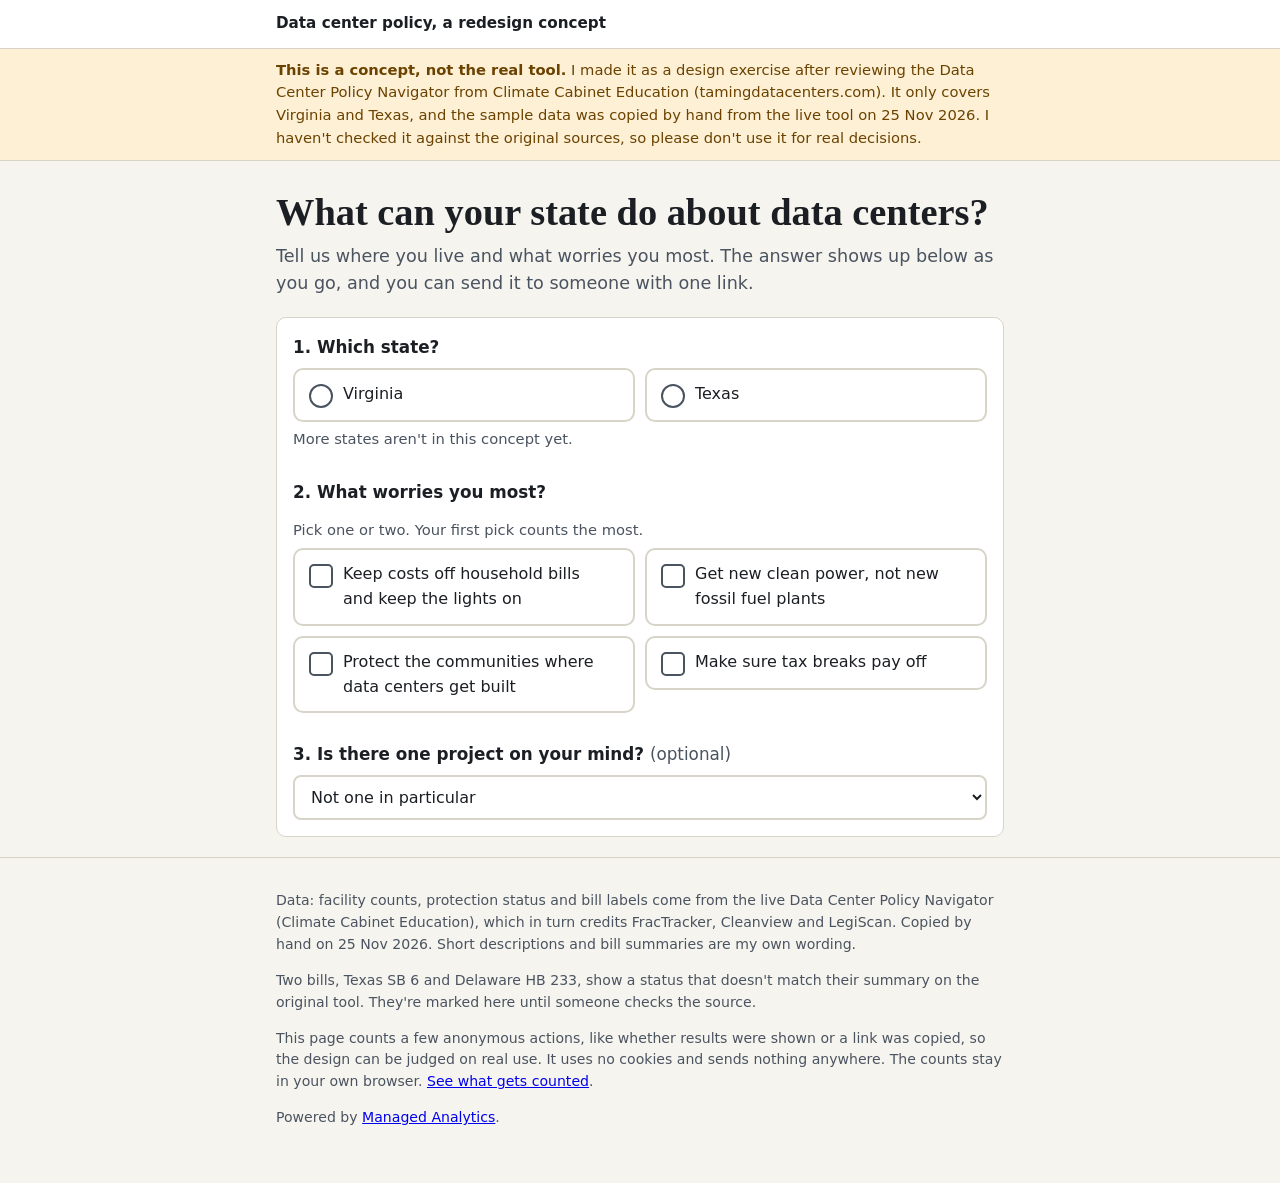
<file: prototype/index.html>
<!doctype html>
<html lang="en">
<head>
  <meta charset="utf-8">
  <meta name="viewport" content="width=device-width, initial-scale=1">
  <title>Data center policy: a redesign concept</title>
  <meta name="description" content="An unofficial redesign concept of a state data center policy tool. One screen, live results, a link you can share, and a bill library that starts with what matters to you.">
  <link rel="stylesheet" href="styles.css">
</head>
<body>
  <a class="skip" href="#results">Skip to results</a>

  <header class="site-header">
    <div class="wrap">
      <p class="brand">Data center policy, a redesign concept</p>
    </div>
  </header>

  <aside class="notice" aria-label="About this concept">
    <div class="wrap">
      <p><strong>This is a concept, not the real tool.</strong> I made it as a design exercise after reviewing the Data Center Policy Navigator from Climate Cabinet Education (tamingdatacenters.com). It only covers Virginia and Texas, and the sample data was copied by hand from the live tool on 25 Nov 2026. I haven't checked it against the original sources, so please don't use it for real decisions.</p>
    </div>
  </aside>

  <main id="main">
    <section class="wrap intro" aria-labelledby="h1">
      <h1 id="h1">What can your state do about data centers?</h1>
      <p class="lead">Tell us where you live and what worries you most. The answer shows up below as you go, and you can send it to someone with one link.</p>
    </section>

    <section class="wrap" aria-labelledby="q-heading">
      <h2 id="q-heading" class="sr-only">Your situation</h2>
      <form id="answers" class="card form" novalidate>
        <fieldset>
          <legend>1. Which state?</legend>
          <div class="choices two" id="state-choices"></div>
          <p class="hint">More states aren't in this concept yet.</p>
        </fieldset>

        <fieldset>
          <legend>2. What worries you most?</legend>
          <p class="hint" id="prio-hint">Pick one or two. Your first pick counts the most.</p>
          <div class="choices" id="priority-choices" aria-describedby="prio-hint"></div>
          <p class="hint" id="prio-count" aria-live="polite"></p>
        </fieldset>

        <fieldset>
          <legend>3. Is there one project on your mind? <span class="opt">(optional)</span></legend>
          <label class="sr-only" for="stage">Project stage</label>
          <select id="stage" name="stage"></select>
        </fieldset>
      </form>
    </section>

    <section id="results" class="wrap results" tabindex="-1" aria-labelledby="r-heading" hidden>
      <div class="results-top">
        <h2 id="r-heading">Your starting point</h2>
        <div class="actions" role="group" aria-label="Share or save these results">
          <button type="button" id="copy-link" class="btn">Copy link</button>
          <button type="button" id="print" class="btn">Print or save as PDF</button>
          <button type="button" id="reset" class="btn ghost">Clear answers</button>
        </div>
      </div>
      <p id="copy-status" class="hint" role="status"></p>

      <p id="summary" class="summary" aria-live="polite"></p>

      <h3>Start here</h3>
      <ol id="start-here" class="cards"></ol>

      <div class="toggle-row">
        <button type="button" id="toggle-all" class="btn" aria-expanded="false" aria-controls="all-nine">Show all nine protections</button>
      </div>
      <div id="all-nine" hidden></div>

      <details class="how">
        <summary>How are these ranked?</summary>
        <p>This is my own simple rule, not Climate Cabinet's method. Each protection gets points for matching what you picked (more for your first pick), more points if your state has nothing in place, fewer if it only has part of it, and none if it's already in place. If you said which stage a project is at, protections for that stage get a small boost. The three highest scores go under "Start here".</p>
      </details>

      <h3>Where projects stand in <span id="proj-state"></span></h3>
      <div id="projects"></div>

      <h3 id="bills-heading">Example bills from other states</h3>
      <p class="hint" id="bills-intro"></p>
      <div class="filters" role="group" aria-label="Filter bills">
        <div>
          <label for="bill-search">Search</label>
          <input id="bill-search" type="search" placeholder="Word, state or bill number">
        </div>
        <div>
          <label for="bill-status">Status</label>
          <select id="bill-status">
            <option value="all">Any status</option>
            <option value="Passed">Passed</option>
            <option value="Engrossed">Passed one chamber</option>
            <option value="Introduced">Introduced</option>
            <option value="Failed">Failed</option>
          </select>
        </div>
        <div>
          <label for="bill-sort">Sort by</label>
          <select id="bill-sort">
            <option value="match">Best match for me</option>
            <option value="status">Passed first</option>
            <option value="state">State, A to Z</option>
          </select>
        </div>
        <div class="check">
          <input type="checkbox" id="bill-all">
          <label for="bill-all">Show all bills, not just ones that match</label>
        </div>
      </div>
      <p id="bill-count" class="hint" aria-live="polite"></p>
      <ul id="bills" class="bills"></ul>

      <h3>Plain-language glossary</h3>
      <p class="hint">Underlined words in the text above are also clickable.</p>
      <label for="gloss-search" class="sr-only">Search the glossary</label>
      <input id="gloss-search" type="search" placeholder="Search terms">
      <dl id="glossary" class="glossary"></dl>
    </section>
  </main>

  <footer class="site-footer">
    <div class="wrap">
      <p>Data: facility counts, protection status and bill labels come from the live Data Center Policy Navigator (Climate Cabinet Education), which in turn credits FracTracker, Cleanview and LegiScan. Copied by hand on 25 Nov 2026. Short descriptions and bill summaries are my own wording.</p>
      <p>Two bills, Texas SB 6 and Delaware HB 233, show a status that doesn't match their summary on the original tool. They're marked here until someone checks the source.</p>
      <p>This page counts a few anonymous actions, like whether results were shown or a link was copied, so the design can be judged on real use. It uses no cookies and sends nothing anywhere. The counts stay in your own browser. <a href="metrics.html">See what gets counted</a>.</p>
      <p>Powered by <a href="https://managedanalytics.co" target="_blank" rel="noopener">Managed Analytics</a>.</p>
    </div>
  </footer>

  <script src="data.js"></script>
  <script src="tracker.js"></script>
  <script src="app.js"></script>
</body>
</html>
</file>
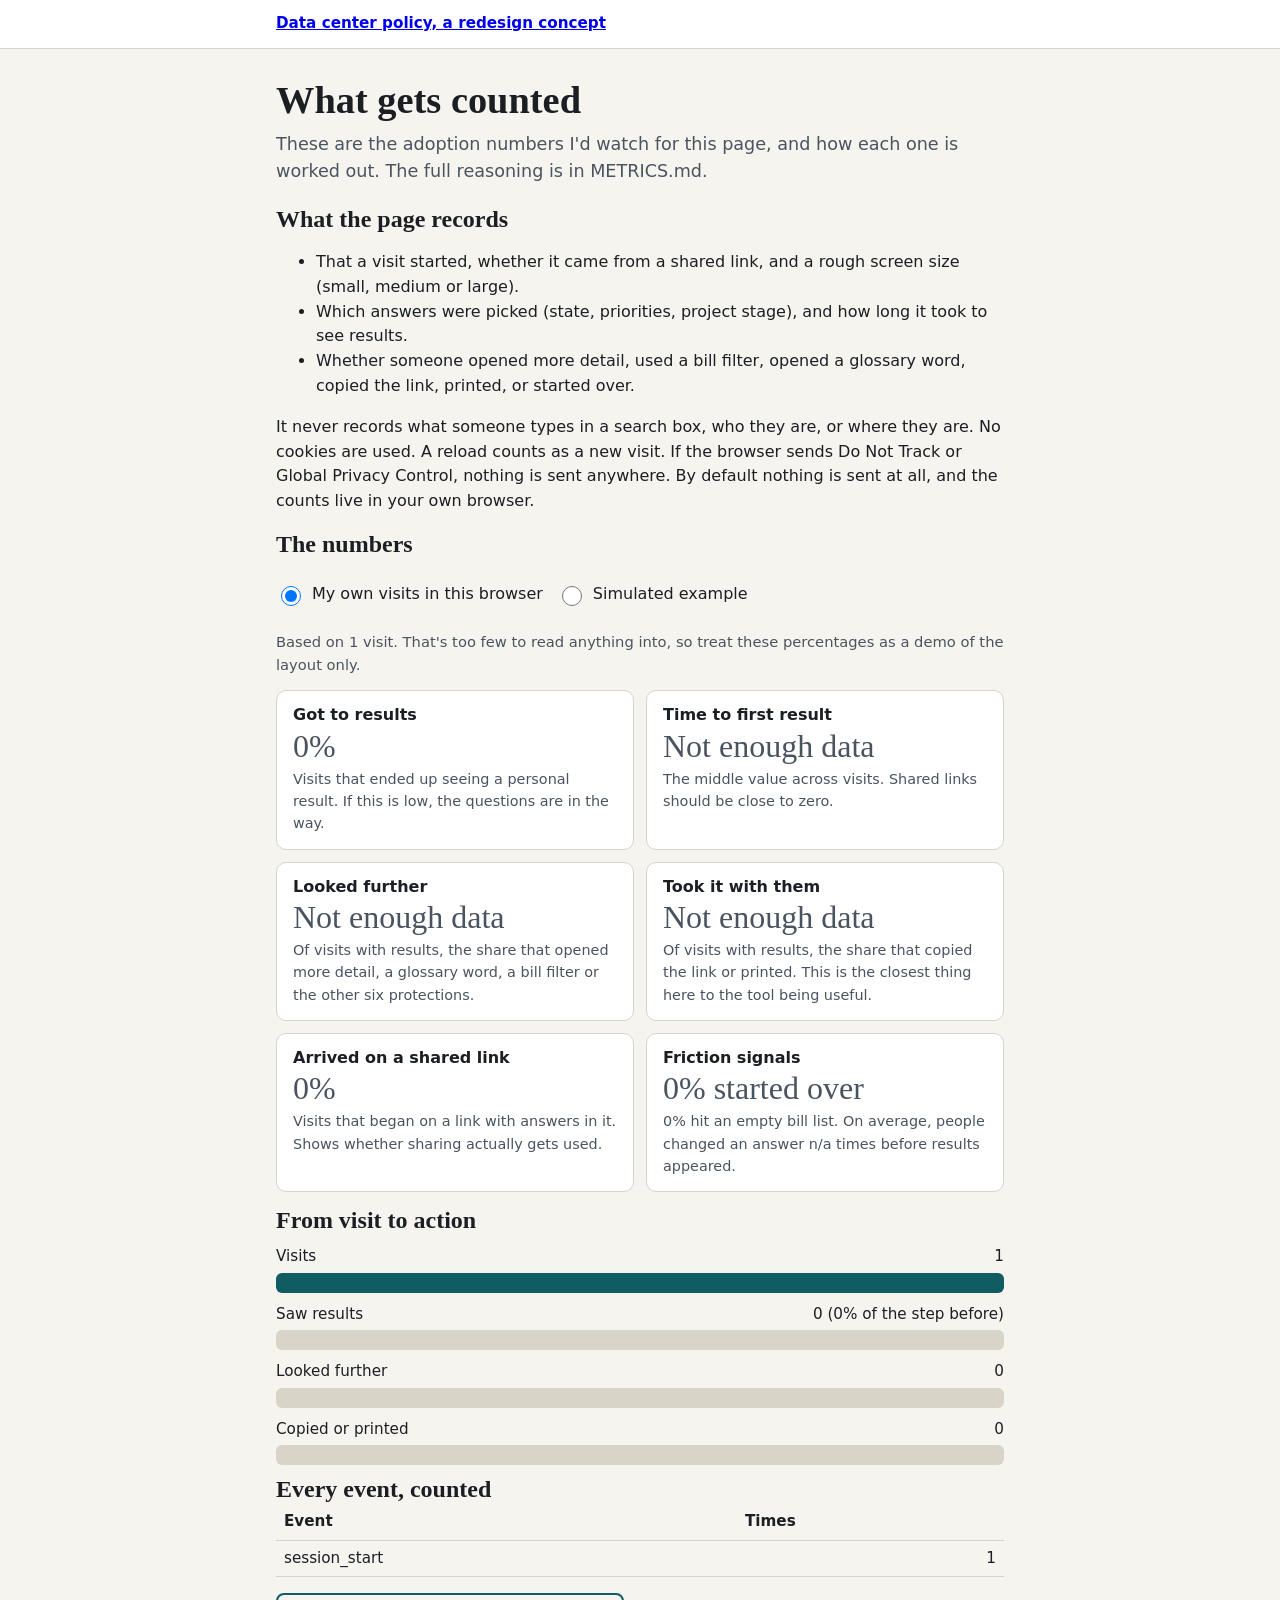
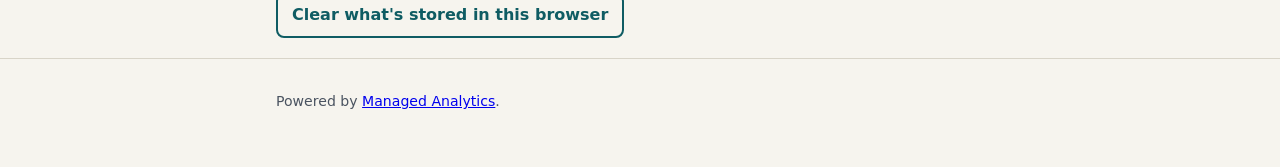
<file: prototype/metrics.html>
<!doctype html>
<html lang="en">
<head>
  <meta charset="utf-8">
  <meta name="viewport" content="width=device-width, initial-scale=1">
  <title>What gets counted | Data center policy concept</title>
  <meta name="description" content="The adoption numbers behind the data center policy redesign concept, and what each one means.">
  <link rel="stylesheet" href="styles.css">
  <style>
    .tiles { display: grid; gap: 12px; grid-template-columns: 1fr; margin: 14px 0; }
    @media (min-width: 640px) { .tiles { grid-template-columns: 1fr 1fr; } }
    .tile { background: var(--card); border: 1px solid var(--line); border-radius: var(--radius); padding: 14px 16px; }
    .tile .big { font-family: var(--serif); font-size: 2rem; line-height: 1.1; margin: 0; }
    .tile h3 { margin: 0 0 4px; font-size: 1rem; font-family: var(--font); }
    .tile p { margin: 4px 0 0; color: var(--muted); font-size: 0.9rem; }
    .funnel { list-style: none; padding: 0; margin: 10px 0; display: grid; gap: 10px; }
    .funnel .row { display: grid; gap: 4px; }
    .funnel .track { background: var(--line); border-radius: 6px; height: 20px; overflow: hidden; }
    .funnel .fill { background: var(--accent); height: 100%; }
    .funnel .label { display: flex; justify-content: space-between; gap: 8px; font-size: 0.95rem; }
    table { border-collapse: collapse; width: 100%; font-size: 0.95rem; }
    th, td { text-align: left; padding: 6px 8px; border-bottom: 1px solid var(--line); }
    td.n { text-align: right; font-variant-numeric: tabular-nums; }
    .sim { background: var(--part-bg); color: var(--part-ink); border-radius: var(--radius); padding: 10px 14px; margin: 12px 0; }
    .mode { display: flex; flex-wrap: wrap; gap: 14px; margin: 14px 0; }
    .mode label { display: flex; gap: 8px; align-items: center; min-height: 44px; }
    .mode input { width: 20px; height: 20px; }
  </style>
</head>
<body>
  <a class="skip" href="#main">Skip to the numbers</a>
  <header class="site-header"><div class="wrap"><p class="brand"><a href="index.html">Data center policy, a redesign concept</a></p></div></header>

  <main id="main" class="wrap">
    <h1>What gets counted</h1>
    <p class="lead">These are the adoption numbers I'd watch for this page, and how each one is worked out. The full reasoning is in METRICS.md.</p>

    <h2>What the page records</h2>
    <ul>
      <li>That a visit started, whether it came from a shared link, and a rough screen size (small, medium or large).</li>
      <li>Which answers were picked (state, priorities, project stage), and how long it took to see results.</li>
      <li>Whether someone opened more detail, used a bill filter, opened a glossary word, copied the link, printed, or started over.</li>
    </ul>
    <p>It never records what someone types in a search box, who they are, or where they are. No cookies are used. A reload counts as a new visit. If the browser sends Do Not Track or Global Privacy Control, nothing is sent anywhere. By default nothing is sent at all, and the counts live in your own browser.</p>

    <h2>The numbers</h2>
    <fieldset class="mode">
      <legend class="sr-only">Which events to show</legend>
      <label><input type="radio" name="mode" value="real" checked> My own visits in this browser</label>
      <label><input type="radio" name="mode" value="sim"> Simulated example</label>
    </fieldset>
    <div id="sim-note" class="sim" hidden><strong>Made up numbers.</strong> This is 120 simulated visits generated by a small script, only to show what the page looks like with data in it. They are not real visitors, and they say nothing about how the design performs.</div>
    <p id="empty-note" class="hint" hidden>Nothing recorded yet in this browser. Use the <a href="index.html">main page</a> for a minute, then come back.</p>

    <p id="n-note" class="hint" role="status"></p>
    <div id="tiles" class="tiles"></div>

    <h2>From visit to action</h2>
    <ol id="funnel" class="funnel"></ol>

    <h2>Every event, counted</h2>
    <table>
      <thead><tr><th scope="col">Event</th><th scope="col" class="n">Times</th></tr></thead>
      <tbody id="events"></tbody>
    </table>

    <p><button type="button" id="clear" class="btn ghost">Clear what's stored in this browser</button></p>
    <p id="clear-status" class="hint" role="status"></p>
  </main>

  <footer class="site-footer"><div class="wrap"><p>Powered by <a href="https://managedanalytics.co" target="_blank" rel="noopener">Managed Analytics</a>.</p></div></footer>

  <script src="metrics.js"></script>
  <script>
    (function () {
      var $ = function (id) { return document.getElementById(id); };
      var pct = function (x) { return x === null ? "Not enough data" : Math.round(x * 100) + "%"; };
      var simEvents = NavMetrics.simulate(120, 2026);

      function realEvents() {
        try { return JSON.parse(localStorage.getItem("nav_events_v1") || "[]"); } catch (e) { return []; }
      }

      function tile(title, value, text) {
        return '<div class="tile"><h3>' + title + '</h3><p class="big">' + value + "</p><p>" + text + "</p></div>";
      }

      function render() {
        var sim = document.querySelector('input[name="mode"]:checked').value === "sim";
        var events = sim ? simEvents : realEvents();
        var m = NavMetrics.summarize(events);
        $("sim-note").hidden = !sim;
        $("empty-note").hidden = sim || m.sessions > 0;

        $("n-note").textContent = "Based on " + m.sessions + (m.sessions === 1 ? " visit." : " visits.") +
          (m.sessions < 30 ? " That's too few to read anything into, so treat these percentages as a demo of the layout only." : "");

        var secs = m.medianSecondsToResults;
        $("tiles").innerHTML =
          tile("Got to results", pct(m.activationRate), "Visits that ended up seeing a personal result. If this is low, the questions are in the way.") +
          tile("Time to first result", secs === null ? "Not enough data" : Math.round(secs) + " seconds", "The middle value across visits. Shared links should be close to zero.") +
          tile("Looked further", pct(m.depthRate), "Of visits with results, the share that opened more detail, a glossary word, a bill filter or the other six protections.") +
          tile("Took it with them", pct(m.actionRate), "Of visits with results, the share that copied the link or printed. This is the closest thing here to the tool being useful.") +
          tile("Arrived on a shared link", pct(m.sharedArrivalRate), "Visits that began on a link with answers in it. Shows whether sharing actually gets used.") +
          tile("Friction signals", pct(m.resetRate) + " started over", pct(m.emptyBillsRate) + " hit an empty bill list. On average, people changed an answer " +
            (m.avgChangesBeforeResults === null ? "n/a" : m.avgChangesBeforeResults.toFixed(1)) + " times before results appeared.");

        var steps = [
          ["Visits", m.sessions],
          ["Saw results", m.activated],
          ["Looked further", m.deep],
          ["Copied or printed", m.acted]
        ];
        $("funnel").innerHTML = steps.map(function (s, i) {
          var share = m.sessions ? s[1] / m.sessions : 0;
          var prev = i && steps[i - 1][1] ? Math.round(s[1] / steps[i - 1][1] * 100) + "% of the step before" : "";
          return '<li class="row"><div class="label"><span>' + s[0] + "</span><span>" + s[1] + (prev ? " (" + prev + ")" : "") +
            '</span></div><div class="track" aria-hidden="true"><div class="fill" style="width:' + (share * 100) + '%"></div></div></li>';
        }).join("");

        var names = Object.keys(m.eventCounts).sort(function (a, b) { return m.eventCounts[b] - m.eventCounts[a]; });
        $("events").innerHTML = names.length
          ? names.map(function (n) { return "<tr><td>" + n + '</td><td class="n">' + m.eventCounts[n] + "</td></tr>"; }).join("")
          : '<tr><td colspan="2" class="hint">No events yet.</td></tr>';
      }

      document.querySelectorAll('input[name="mode"]').forEach(function (r) { r.addEventListener("change", render); });
      $("clear").addEventListener("click", function () {
        if (!confirm("Clear the events stored in this browser?")) return;
        try { localStorage.removeItem("nav_events_v1"); } catch (e) {}
        $("clear-status").textContent = "Cleared.";
        render();
      });
      render();
    })();
  </script>
</body>
</html>
</file>
<file: prototype/styles.css>
:root {
  --bg: #f6f4ee;
  --card: #ffffff;
  --ink: #1b1f24;
  --muted: #4a5360;
  --line: #d8d4c8;
  --accent: #0f5c63;
  --accent-ink: #ffffff;
  --focus: #b45309;

  --in-bg: #e3f2e8;   --in-ink: #14532d;
  --part-bg: #fdf0d5; --part-ink: #6b4200;
  --none-bg: #fbe6e2; --none-ink: #7f1d1d;

  --bar-op: #0f5c63;
  --bar-ap: #c28a2b;
  --bar-pr: #6b5b95;

  --radius: 10px;
  --font: system-ui, -apple-system, "Segoe UI", Roboto, sans-serif;
  --serif: Georgia, "Times New Roman", serif;
}

@media (prefers-color-scheme: dark) {
  :root:not([data-theme="light"]) {
    --bg: #14171a; --card: #1d2125; --ink: #eef0f2; --muted: #b3bac3; --line: #343a41;
    --accent: #5fc2c9; --accent-ink: #0b1d1f; --focus: #f59e0b;
    --in-bg: #16301f; --in-ink: #a7e3bd;
    --part-bg: #3a2c0e; --part-ink: #f3d58c;
    --none-bg: #3d1a17; --none-ink: #f5b5ae;
    --bar-op: #5fc2c9; --bar-ap: #e0b254; --bar-pr: #a99bd6;
  }
}

* { box-sizing: border-box; }
html { -webkit-text-size-adjust: 100%; }
body {
  margin: 0; background: var(--bg); color: var(--ink);
  font-family: var(--font); font-size: 1rem; line-height: 1.55;
}
.wrap { max-width: 760px; margin: 0 auto; padding: 0 16px; }
h1, h2, h3 { font-family: var(--serif); line-height: 1.2; font-weight: 600; }
h1 { font-size: clamp(1.7rem, 5vw, 2.4rem); margin: 28px 0 8px; }
h2 { font-size: 1.5rem; margin: 0; }
h3 { font-size: 1.2rem; margin: 32px 0 10px; }
.lead { font-size: 1.1rem; color: var(--muted); margin: 0 0 20px; }
.hint { color: var(--muted); font-size: 0.92rem; margin: 6px 0; }
.opt { color: var(--muted); font-weight: 400; }

.sr-only { position: absolute; width: 1px; height: 1px; overflow: hidden; clip: rect(0 0 0 0); white-space: nowrap; }
.skip { position: absolute; left: -999px; top: 8px; background: var(--accent); color: var(--accent-ink); padding: 8px 12px; border-radius: 6px; z-index: 10; }
.skip:focus { left: 8px; }

:focus-visible { outline: 3px solid var(--focus); outline-offset: 2px; }

.site-header { border-bottom: 1px solid var(--line); background: var(--card); }
.brand { margin: 0; padding: 12px 0; font-weight: 600; font-size: 0.95rem; }

.notice { background: var(--part-bg); color: var(--part-ink); border-bottom: 1px solid var(--line); }
.notice p { margin: 0; padding: 10px 0; font-size: 0.92rem; }

.card { background: var(--card); border: 1px solid var(--line); border-radius: var(--radius); padding: 16px; }
.form { display: grid; gap: 22px; }
fieldset { border: 0; padding: 0; margin: 0; min-width: 0; }
legend { font-weight: 600; font-size: 1.05rem; padding: 0; margin-bottom: 8px; }

.choices { display: grid; gap: 10px; }
.choices.two { grid-template-columns: 1fr 1fr; }
.choice { position: relative; }
.choice input { position: absolute; opacity: 0; inset: 0; width: 100%; height: 100%; margin: 0; cursor: pointer; }
.choice label {
  display: flex; gap: 10px; align-items: flex-start; padding: 12px 14px; min-height: 48px;
  border: 2px solid var(--line); border-radius: var(--radius); background: var(--card); cursor: pointer;
}
.choice label::before {
  content: ""; flex: 0 0 20px; height: 20px; margin-top: 2px; border: 2px solid var(--muted); border-radius: 50%;
}
.choices.multi .choice label::before { border-radius: 5px; }
.choice input:checked + label { border-color: var(--accent); background: color-mix(in srgb, var(--accent) 10%, var(--card)); }
.choice input:checked + label::before { background: var(--accent); border-color: var(--accent); box-shadow: inset 0 0 0 3px var(--card); }
.choice input:focus-visible + label { outline: 3px solid var(--focus); outline-offset: 2px; }
.choice input:disabled + label { opacity: 0.55; cursor: not-allowed; }
.rank { margin-left: auto; font-size: 0.8rem; font-weight: 600; color: var(--accent); white-space: nowrap; }

select, input[type="search"] {
  width: 100%; font: inherit; color: var(--ink); background: var(--card);
  border: 2px solid var(--line); border-radius: 8px; padding: 10px 12px; min-height: 44px;
}

.results { padding-top: 28px; padding-bottom: 40px; outline: none; }
.results-top { display: flex; flex-wrap: wrap; gap: 12px; align-items: center; justify-content: space-between; }
.actions { display: flex; flex-wrap: wrap; gap: 8px; }
.btn {
  font: inherit; font-weight: 600; min-height: 44px; padding: 8px 14px; border-radius: 8px;
  border: 2px solid var(--accent); background: var(--accent); color: var(--accent-ink); cursor: pointer;
}
.btn.ghost, #toggle-all, #print { background: transparent; color: var(--accent); }
.btn:hover { filter: brightness(1.08); }

.summary { font-size: 1.15rem; margin: 14px 0 6px; }
.cards { list-style: none; padding: 0; margin: 0; display: grid; gap: 12px; }
.el { background: var(--card); border: 1px solid var(--line); border-left: 6px solid var(--accent); border-radius: var(--radius); padding: 14px 16px; }
.el.compact { border-left-width: 1px; }
.el-head { display: flex; flex-wrap: wrap; gap: 8px; align-items: center; margin-bottom: 4px; }
.el-name { font-family: var(--serif); font-size: 1.15rem; font-weight: 600; margin: 0; }
.num { display: inline-grid; place-items: center; width: 26px; height: 26px; border-radius: 50%; background: var(--ink); color: var(--bg); font-size: 0.8rem; font-weight: 700; }
.line { margin: 4px 0; }
.why { margin: 4px 0 0; font-size: 0.92rem; color: var(--muted); }
.el details { margin-top: 8px; }
.el summary { cursor: pointer; font-weight: 600; color: var(--accent); min-height: 32px; }

.chip { display: inline-flex; gap: 6px; align-items: center; font-size: 0.82rem; font-weight: 700; padding: 3px 10px; border-radius: 999px; }
.chip.in { background: var(--in-bg); color: var(--in-ink); }
.chip.partial { background: var(--part-bg); color: var(--part-ink); }
.chip.none { background: var(--none-bg); color: var(--none-ink); }
.phase { font-size: 0.8rem; color: var(--muted); border: 1px solid var(--line); border-radius: 999px; padding: 2px 10px; }

.toggle-row { margin: 16px 0 8px; }
.phase-group h4 { margin: 20px 0 8px; font-size: 1rem; color: var(--muted); text-transform: uppercase; letter-spacing: 0.04em; }
.phase-group ul { list-style: none; padding: 0; margin: 0; display: grid; gap: 10px; }

.how { margin: 14px 0; background: var(--card); border: 1px solid var(--line); border-radius: var(--radius); padding: 10px 14px; }
.how summary { cursor: pointer; font-weight: 600; }

.bar { display: flex; height: 22px; border-radius: 6px; overflow: hidden; border: 1px solid var(--line); }
.bar span { display: block; height: 100%; }
.bar .op { background: var(--bar-op); } .bar .ap { background: var(--bar-ap); } .bar .pr { background: var(--bar-pr); }
.legend { list-style: none; padding: 0; margin: 10px 0 0; display: grid; gap: 4px; }
.legend li { display: flex; gap: 8px; align-items: center; }
.swatch { width: 14px; height: 14px; border-radius: 3px; flex: none; }
.legend .n { margin-left: auto; font-variant-numeric: tabular-nums; }

.filters { display: grid; gap: 12px; grid-template-columns: 1fr; margin: 10px 0; }
.filters label { display: block; font-weight: 600; font-size: 0.92rem; margin-bottom: 4px; }
.filters .check { display: flex; gap: 8px; align-items: center; }
.filters .check input { width: 22px; height: 22px; }
.filters .check label { margin: 0; font-weight: 400; }
.bills { list-style: none; padding: 0; margin: 0; display: grid; gap: 10px; }
.bill { background: var(--card); border: 1px solid var(--line); border-radius: var(--radius); padding: 12px 14px; }
.bill-head { display: flex; flex-wrap: wrap; gap: 8px; align-items: baseline; }
.bill-id { font-weight: 700; }
.status { font-size: 0.8rem; font-weight: 700; padding: 2px 9px; border-radius: 999px; border: 1px solid var(--line); }
.status.Passed { background: var(--in-bg); color: var(--in-ink); }
.status.Failed { background: var(--none-bg); color: var(--none-ink); }
.status.Engrossed, .status.Introduced { background: var(--part-bg); color: var(--part-ink); }
.tags { display: flex; flex-wrap: wrap; gap: 6px; margin-top: 6px; padding: 0; list-style: none; }
.tags li { font-size: 0.78rem; border: 1px solid var(--line); border-radius: 6px; padding: 1px 8px; color: var(--muted); }
.tags li.hit { border-color: var(--accent); color: var(--accent); font-weight: 600; }
.flag { font-size: 0.82rem; color: var(--part-ink); background: var(--part-bg); display: inline-block; padding: 2px 8px; border-radius: 6px; margin-top: 6px; }

.term { font: inherit; color: inherit; background: none; border: 0; padding: 0; border-bottom: 2px dotted var(--accent); cursor: pointer; }
.term-def { display: block; margin: 6px 0; padding: 8px 10px; background: var(--bg); border-left: 3px solid var(--accent); font-size: 0.92rem; }
.glossary { margin: 12px 0 0; display: grid; gap: 10px; }
.glossary dt { font-weight: 700; }
.glossary dd { margin: 0; color: var(--muted); }

.site-footer { border-top: 1px solid var(--line); color: var(--muted); font-size: 0.88rem; padding: 18px 0 40px; margin-top: 20px; }

@media (min-width: 640px) {
  .choices:not(.two) { grid-template-columns: 1fr 1fr; }
  .filters { grid-template-columns: 2fr 1fr 1fr; }
  .filters .check { grid-column: 1 / -1; }
}

@media (prefers-reduced-motion: reduce) { * { scroll-behavior: auto !important; transition: none !important; } }

@media print {
  body { background: #fff; color: #000; font-size: 11pt; }
  .skip, .site-header, #answers, .actions, .toggle-row, .filters, #copy-status, #gloss-search, .how { display: none !important; }
  #all-nine { display: block !important; }
  .el, .bill { break-inside: avoid; box-shadow: none; }
  a { color: inherit; }
}
</file>
